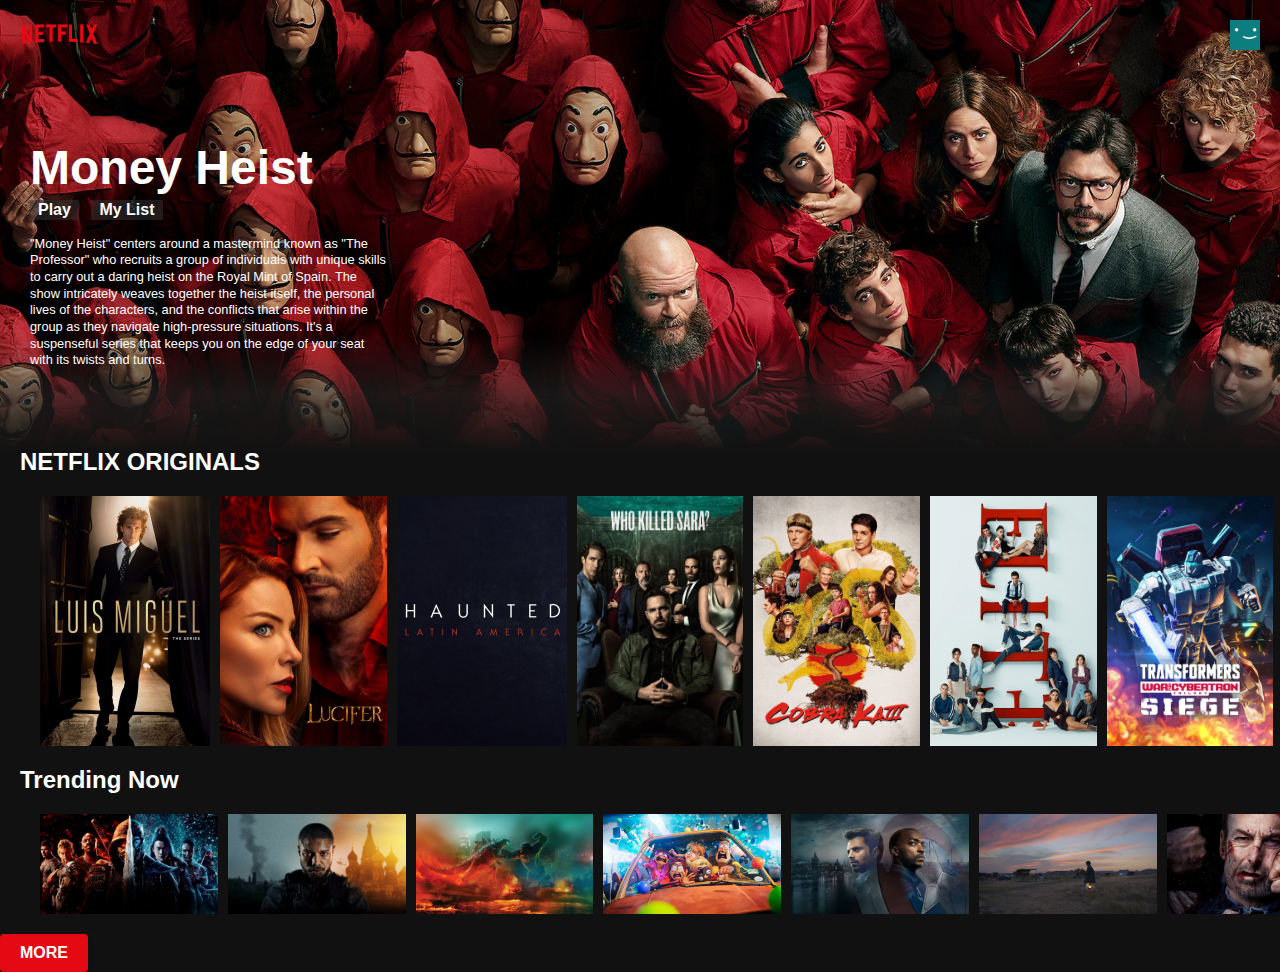
<file: website/index.html>
<!DOCTYPE html>
<html lang="fr">
  <head>
    <meta charset="UTF-8" />
    <meta name="viewport" content="width=device-width, initial-scale=1.0" />
    <title>Raph' Netflix</title>
    <link rel="stylesheet" href="style.css" />
  </head>
  <body>
    <div class="nav" id="nav">
      <img src="images/netflix-logo.png" alt="" class="nav_logo" />
      <img src="images/netflix-avatar.png" alt="" class="nav_avatar" />
    </div>

    <div class="banner">
      <div class="banner_contents">
        <h1 class="banner_title">Money Heist</h1>
        <div class="banner-buttons">
          <div
            class="banner_button"
            onclick="window.location.href = 'login.html'"
          >
            Play
          </div>
          <div
            class="banner_button"
            onclick="window.location.href = 'login.html'"
          >
            My List
          </div>
        </div>
        <div class="banner_description">
          "Money Heist" centers around a mastermind known as "The Professor" who
          recruits a group of individuals with unique skills to carry out a
          daring heist on the Royal Mint of Spain. The show intricately weaves
          together the heist itself, the personal lives of the characters, and
          the conflicts that arise within the group as they navigate
          high-pressure situations. It's a suspenseful series that keeps you on
          the edge of your seat with its twists and turns.
        </div>
      </div>
      <div class="banner_fade"></div>
    </div>

    <div class="row">
      <h2>NETFLIX ORIGINALS</h2>
      <div class="row_posters">
        <img
          src="images/large-movie1.jpg"
          alt=""
          class="row_poster row_posterLarge"
        />
        <img
          src="images/large-movie2.jpg"
          alt=""
          class="row_poster row_posterLarge"
        />
        <img
          src="images/large-movie3.jpg"
          alt=""
          class="row_poster row_posterLarge"
        />
        <img
          src="images/large-movie4.jpg"
          alt=""
          class="row_poster row_posterLarge"
        />
        <img
          src="images/large-movie5.jpg"
          alt=""
          class="row_poster row_posterLarge"
        />
        <img
          src="images/large-movie6.jpg"
          alt=""
          class="row_poster row_posterLarge"
        />
        <img
          src="images/large-movie7.jpg"
          alt=""
          class="row_poster row_posterLarge"
        />
        <img
          src="images/large-movie8.jpg"
          alt=""
          class="row_poster row_posterLarge"
        />
      </div>
    </div>

    <div class="row">
      <h2>Trending Now</h2>
      <div class="row_posters">
        <img src="images/small-movie1.jpg" alt="" class="row_poster" />
        <img src="images/small-movie2.jpg" alt="" class="row_poster" />
        <img src="images/small-movie3.jpg" alt="" class="row_poster" />
        <img src="images/small-movie4.jpg" alt="" class="row_poster" />
        <img src="images/small-movie5.jpg" alt="" class="row_poster" />
        <img src="images/small-movie6.jpg" alt="" class="row_poster" />
        <img src="images/small-movie7.jpg" alt="" class="row_poster" />
        <img src="images/small-movie8.jpg" alt="" class="row_poster" />
      </div>
    </div>

    <button class="netflix-btn" onclick="window.location.href = 'search.html'">
      More
    </button>
  </body>
</html>
</file>
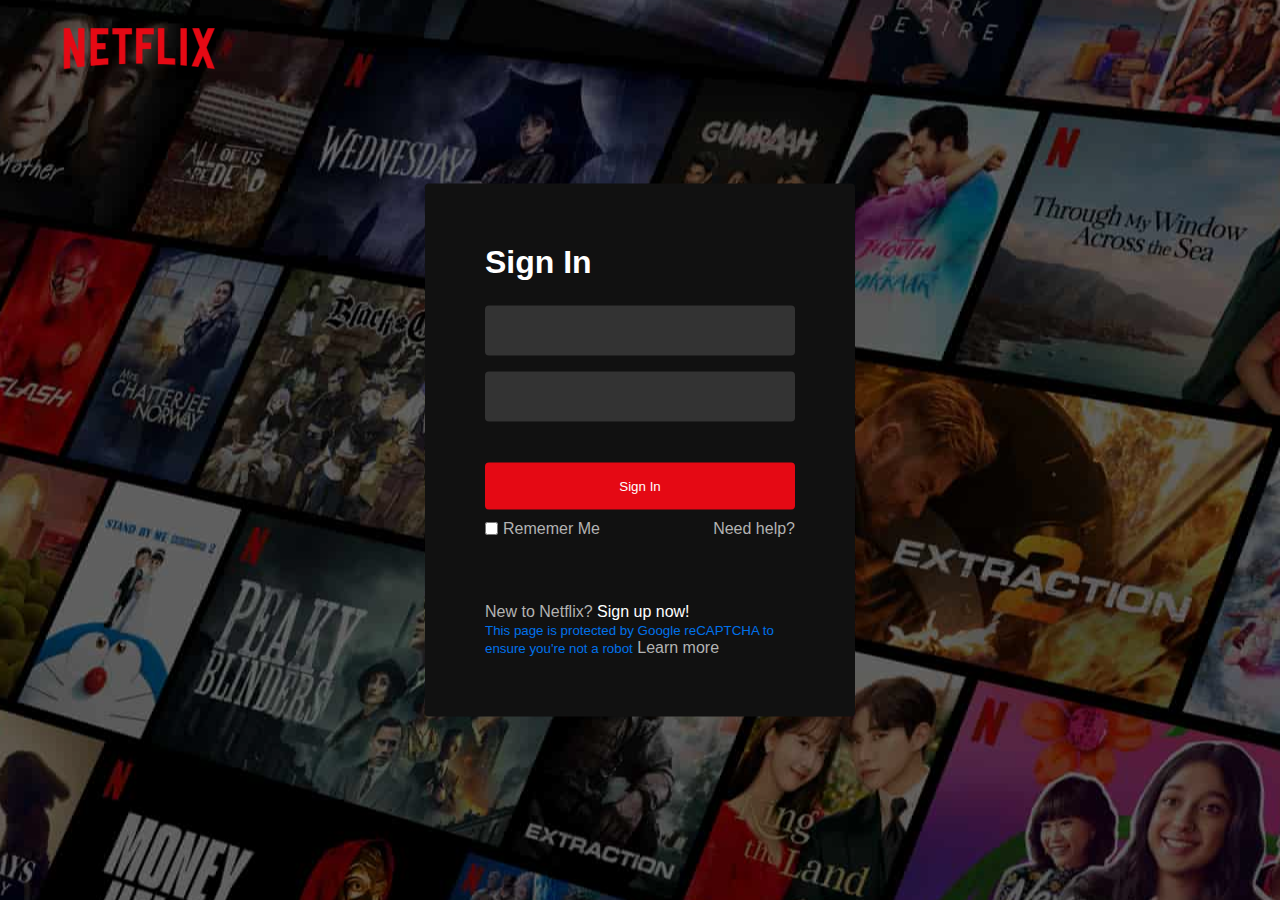
<file: website/login.html>
<!DOCTYPE html>
<html lang="fr">
  <head>
    <meta charset="UTF-8" />
    <meta name="viewport" content="width=device-width, initial-scale=1.0" />
    <title>Raph' Netflix Login</title>
    <link rel="stylesheet" href="login.css" />
  </head>
  <body>
    <nav>
      <a href="#"><img src="images/netflix-logo.png" alt="logo" /></a>
    </nav>
    <div class="form-wrapper">
      <h2>Sign In</h2>
      <form action="#">
        <div class="form-control">
          <input type="text" />
        </div>
        <div class="form-control">
          <input type="password" />
        </div>
        <button>Sign In</button>
        <div class="form-help">
          <div class="remember-me">
            <input type="checkbox" id="remember-me" />
            <label for="remember-me">Rememer Me</label>
          </div>
          <a href="#">Need help?</a>
        </div>
      </form>
      <p>New to Netflix? <a href="#">Sign up now!</a></p>
      <small
        >This page is protected by Google reCAPTCHA to ensure you're not a
        robot</small
      >
      <a href="#">Learn more</a>
    </div>
  </body>
</html>
</file>
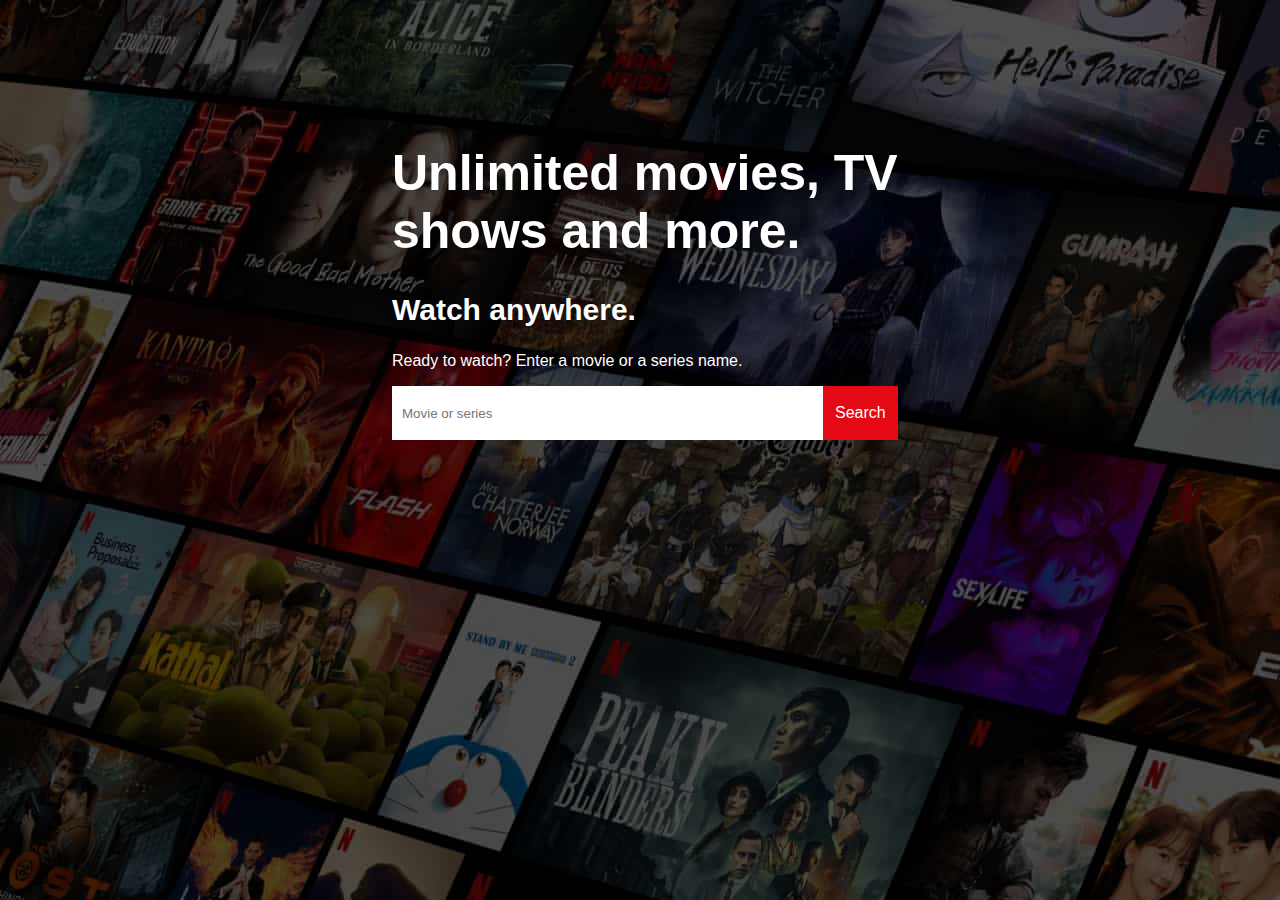
<file: website/search.html>
<!DOCTYPE html>
<html lang="fr">
  <head>
    <meta charset="UTF-8" />
    <meta http-equiv="X-UA-Compatible" content="IE=edge" />
    <meta name="viewport" content="width=device-width, initial-scale=1.0" />
    <title>Raph' Netflix Search</title>
    <link rel="stylesheet" href="search.css" />
  </head>
  <body>
    <div class="content">
      <h1>
        Unlimited movies, TV <br />
        shows and more.
      </h1>
      <h2>Watch anywhere.</h2>
      <p>Ready to watch? Enter a movie or a series name.</p>
      <div class="search">
        <input type="text" placeholder="Movie or series" />
        <a href="#">Search</a>
      </div>
    </div>
  </body>
</html>
</file>
<file: website/style.css>
* {
  margin: 0;
  box-sizing: border-box;
}

body {
  font-family: Arial, Helvetica, sans-serif;
  background-color: #111;
}

.row_poster {
  width: 100%;
  object-fit: contain;
  max-height: 100px;
  margin-right: 10px;
  transition: transform 450ms;
}

.row_posters {
  display: flex;
  overflow-y: hidden;
  overflow-x: scroll;
  padding: 20px;
}

.row_poster:hover {
  transform: scale(1.08);
}

.row_posters::-webkit-scrollbar {
  display: none;
}

.row_posterLarge {
  max-height: 250px;
}

.row_posterLarge:hover {
  transform: scale(1.09);
}

.row {
  color: white;
  margin-left: 20px;
}

.banner {
  background-image: url("./images/banner.jpg");
  background-size: cover;
  background-position: center center;
  color: white;
  height: 448px;
}

.banner_contents {
  margin-left: 30px;
  padding-top: 140px;
  height: 190px;
}

.banner_title {
  font-size: 48px;
  font-weight: 800;
  padding-bottom: 0.3rem;
}

.banner_description {
  width: 45rem;
  line-height: 1.3;
  padding-top: 1rem;
  font-size: 12.8px;
  max-width: 360px;
  height: 180px;
}

.banner_button {
  cursor: pointer;
  color: white;
  outline: none;
  border: none;
  font-weight: 700;
  border-radius: 1px;
  padding-left: 8px;
  padding-right: 8px;
  margin-right: 8px;
  padding-top: 1px;
  padding-bottom: 1px;
  background-color: rgba(51, 51, 51, 0.5);
  width: auto;
  height: auto;
  display: inline-block;
}

.banner_button:hover {
  color: #000;
  background-color: #e6e6e6;
  transition: all 0.2s;
}

.banner_fade {
  margin-top: 145px;
  height: 118.4px;
  background-image: linear-gradient(
    180deg,
    transparent,
    rgba(37, 37, 37, 0.61),
    #111
  );
}

.nav_logo {
  width: 80px;
  object-fit: contain;
}

.nav_avatar {
  width: 30px;
  object-fit: contain;
}

.nav {
  position: fixed;
  top: 0;
  width: 100%;
  display: flex;
  justify-content: space-between;
  padding: 20px;
  z-index: 1;
  transition-timing-function: ease-in;
  transition: all 0.5s;
}

.nav_black {
  background-color: #111;
}

.netflix-btn {
  font-family: "Arial", sans-serif;
  font-size: 16px;
  font-weight: bold;
  color: #fff;
  background-color: #e50914;
  border: none;
  border-radius: 4px;
  padding: 10px 20px;
  cursor: pointer;
  text-transform: uppercase;
  box-shadow: 0 2px 4px rgba(0, 0, 0, 0.2);
  transition: background-color 0.3s ease;
}

.centered {
  text-align: center;
}

.netflix-btn:hover {
  background-color: #cc0812;
}

@media (max-width: 780px) {
  body::before {
    display: none;
  }

  .nav {
    padding: 20px;
  }

  .nav a img {
    width: 140px;
  }

  .banner_contents {
    margin-left: 20px;
    padding-top: 100px;
    height: auto;
  }

  .banner_title {
    font-size: 36px;
  }

  .banner_description {
    width: 100%;
    max-width: 100%;
    padding-top: 0.5rem;
    font-size: 16px;
    height: auto;
  }
}
</file>
<file: website/login.css>
* {
  margin: 0;
  padding: 0;
  box-sizing: border-box;
  font-family: Arial, Helvetica, sans-serif;
}

body {
  background-color: #000;
}

body::before {
  content: "";
  position: absolute;
  left: 0;
  top: 0;
  width: 100%;
  height: 100%;
  opacity: 0.5;
  background-image: url("images/login-background.jpg");
  background-position: center;
}

nav {
  position: fixed;
  z-index: 1;
  padding: 25px 60px;
}

nav a img {
  width: 160px;
}

.form-wrapper {
  position: absolute;
  left: 50%;
  top: 50%;
  width: 430px;
  padding: 60px;
  border-radius: 4px;
  background-color: #111;
  transform: translate(-50%, -50%);
}

.form-wrapper h2 {
  color: white;
  font-size: 2rem;
}

.form-wrapper form {
  margin: 25px 0 65px;
}

form .form-control {
  height: 50px;
  margin-bottom: 16px;
}

.form-control input {
  height: 100%;
  width: 100%;
  background: #333;
  outline: none;
  border: none;
  color: white;
  font-size: 1rem;
  border-radius: 4px;
  padding: 0 20px;
}

.form-control label {
  position: absolute;
  left: 20px;
  top: 50px;
  color: #8c8c8c;
  transform: translateY(-50%);
}

form button {
  width: 100%;
  padding: 16px 0;
  border: none;
  outline: none;
  color: white;
  font-weight: 500;
  border-radius: 4px;
  background: #e50914;
  margin: 25px 0 10px;
  transition: 0.1s ease;
}

form button:hover {
  background-color: #c40812;
}

form .form-help {
  display: flex;
  justify-content: space-between;
}

.form-wrapper :where(label, p, small, a) {
  color: #b3b3b3;
}

form .remember-me {
  display: flex;
}

form .remember-me input {
  margin-right: 5px;
  accent-color: #b3b3b3;
}

.form-wrapper p a {
  color: white;
}

.form-wrapper small {
  color: #0071eb;
}

.form-wrapper a {
  text-decoration: none;
}

.form-wrapper a:hover {
  text-decoration: underline;
}

@media (max-width: 780px) {
  body::before {
    display: none;
  }
  nav,
  form-wrapper {
    padding: 20px;
  }
  nav a img {
    width: 140px;
  }
  .form-wrapper {
    top: 43%;
    width: 100%;
  }
  .form-wrapper form {
    margin: 25px 0 40px;
  }
}
</file>
<file: website/search.css>
body {
  font-family: Arial, Helvetica, sans-serif;
  background: rgba(0, 0, 0, 0.6) url("images/login-background.jpg");
  background-blend-mode: darken;
}

.logo {
  width: 12%;
}

.btn {
  padding: 8px 15px;
  color: #fff;
  background-color: #e50914;
  display: inline-block;
  text-decoration: none;
  cursor: pointer;
}

.nav {
  padding-top: 5px;
  padding-left: 2vw;
  padding-right: 5vw;
  height: 10vh;
  display: flex;
  justify-content: space-between;
  align-items: center;
}

select {
  margin-left: 70%;
  padding: 8px;
}

.content {
  color: #fff;
  position: absolute;
  margin-top: 8%;
  margin-left: 30%;
}

.content h1 {
  font-size: 50px;
}

.content h2 {
  font-size: 30px;
}

.search {
  width: 100%;
  height: fit-content;
  align-items: center;
  background-color: #fff;
  display: flex;
  justify-content: space-between;
}

.search input {
  outline: none;
  border: none;
  padding: 12px 10px;
  size: 1em;
}

.search a {
  height: fit-content;
  background-color: #e50914;
  color: #fff;
  padding: 18px 12px;
  text-decoration: none;
}

@media (max-width: 780px) {
  body::before {
    display: none;
  }

  .nav {
    padding: 20px;
  }

  .nav .logo {
    width: 140px;
  }

  .content {
    margin-left: 10%;
    margin-top: 15%;
  }

  .search {
    padding: 20px;
  }

  .search input {
    padding: 10px;
  }

  .search a {
    padding: 15px 10px;
  }
}
</file>
